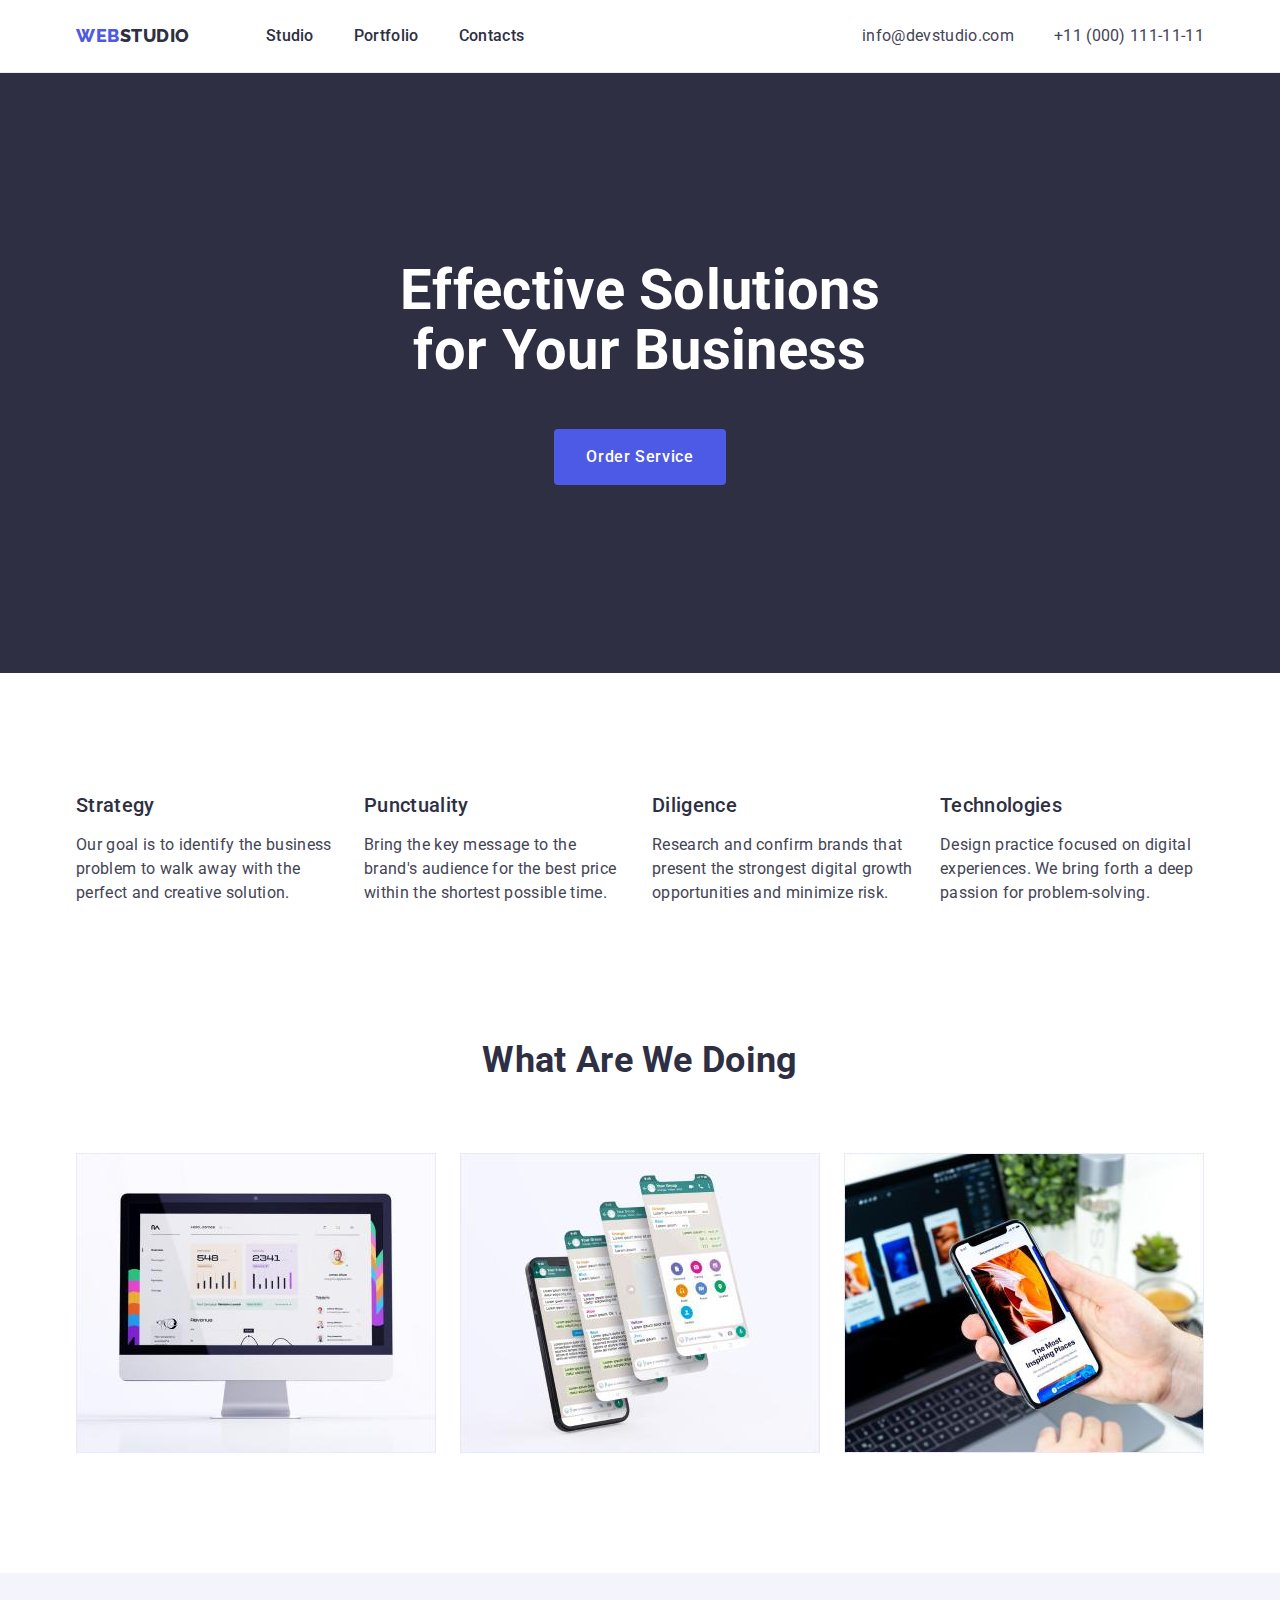
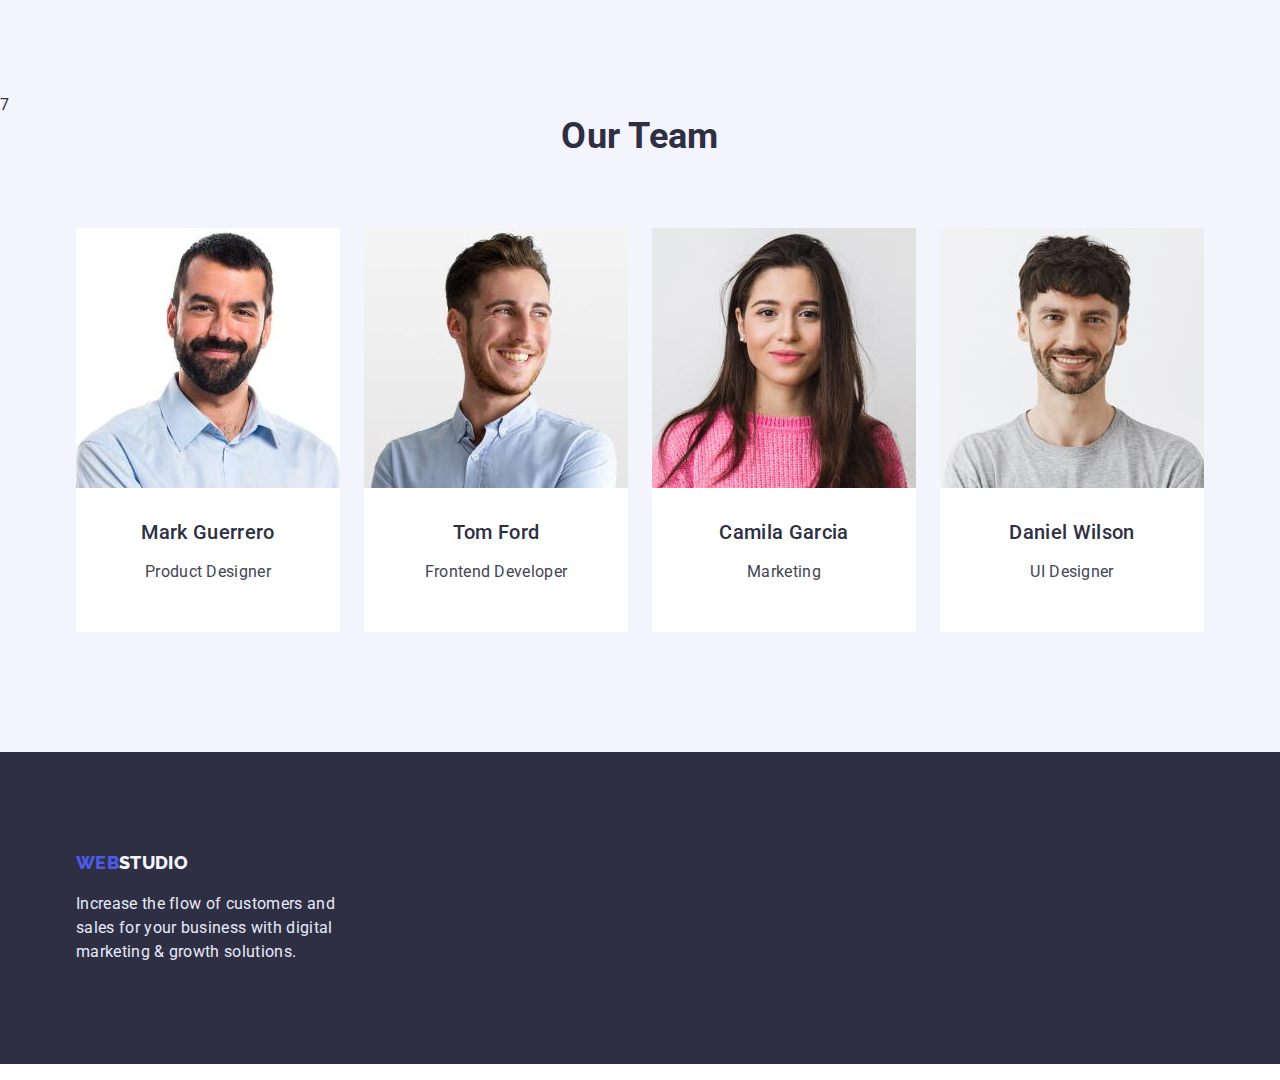
<file: index.html>
<!DOCTYPE html>
<html lang="en">
<head>
   
    <meta charset="UTF-8">
    <meta http-equiv="X-UA-Compatible" content="IE=edge">
    <meta name="viewport" content="width=device-width, initial-scale=1.0">
    <link rel="preconnect" href="https://fonts.googleapis.com">
    <link rel="preconnect" href="https://fonts.gstatic.com" crossorigin>
    <link href="https://fonts.googleapis.com/css2?family=Raleway:wght@800&family=Roboto:wght@400;500;700;900&display=swap" rel="stylesheet">
    <title>Document</title>
    <link rel="stylesheet" href="https://cdn.jsdelivr.net/npm/modern-normalize@1.1.0/modern-normalize.min.css">
    <link rel="stylesheet" href="./css/styles.css" >
</head>

<body>
    <!--Header1-->
<header class= "header-border">
    <div class="container page-header-container">
    
    <nav class="navigate">
        
    <a href="index.html" class="link logo">
    <span class="logo-text1">web</span><span class="logo-text2">studio</span>
    </a>
    
    <ul class="nav-list list">
        <li> <a href="index.html" class=" link menu-item">Studio</a></li>
        <li> <a href="portfolio.html" class="link menu-item">Portfolio</a></li>
        <li> <a href="" class="link menu-item">Contacts</a></li>  
   </ul>
    
    </nav>
    
    <ul class="site-contacts list">
        <li><a href=""  class="email link">info@devstudio.com</a></li>
        <li><a href="" class="telephone link">+11 (000) 111-11-11</a></li>
    </ul>


</div>
</header>


<main>
    <!--Section1-->

  <section class="hero-image ">
    
     <div class="container hero-section"><h1 class="hero-text"> Effective Solutions<br>for Your Business</h1>
   
      <button class="modal-button button" type="button">Order Service</button></div>
   

  </section>

<!--Section2-->

<section class="advantures-section section container">
   <h2 hidden>advantage-list</h2>

    <ul class="advantage-list list">
        <li>
            <h3 class="h3-title">Strategy</h3>
            <p class="subtitle-text">Our goal is to identify the business
                problem to walk away with the perfect and creative solution.</p>
        </li>
        <li>
            <h3 class="h3-title">Punctuality</h3>
            <p  class="subtitle-text">Bring the key message to the 
                brand's audience for the best price
                within the shortest possible time.</p>
        </li>

        <li>
            <h3 class="h3-title">Diligence</h3>
            <p  class="subtitle-text">Research and confirm brands that
                present the strongest digital growth
                opportunities and minimize risk.</p>
            
        </li>

        <li> 
        <h3 class="h3-title"> Technologies</h3>
        <p  class="subtitle-text"> Design practice focused on digital
            experiences. We bring forth a deep
            passion for problem-solving.</p>
        </li>
    </ul>
</section>



<!--Section3-->

    <section class="section container"> 
            <h2 class ="section3-title">What are we doing</h2>
            <ul class="section3-items list">
                <li><img class="section3-pictures" src="./images/rectangle.jpg" alt="computer" width="360">
                </li>
                <li><img class="section3-pictures" src="./images/phone.jpg" alt="phone" width="360">
                </li>
                <li><img class="section3-pictures" src="./images/phone2.jpg" alt="phone" width="360">
                </li>

        </ul>
    </section>


<!--Team description-->

    <section class="section-team section">7
        <div class="container">
          <h2 class="team-header">Our Team</h2>

          <ul class="member-items list">

            <li class="member-card">
                
            <img class="member-photo" src="./images/team1.jpg" alt="teammember" width="264">
            
            <div class="membercard-content-wrapper"><h3 class="member-title">Mark Guerrero</h3>
            <p class="member-description">Product Designer</p>
            </div>
                
            </li>

        
            <li class="member-card">
                
             <img class="member-photo" src="./images/team2.jpg" alt="teammember" width="264">
                
             <div class="membercard-content-wrapper"><h3 class="member-title">Tom Ford</h3>
            <p class="member-description">Frontend Developer</p>
            </div>
                </li>
        
            <li class="member-card">
                <img class="member-photo" src="./images/team3.jpg" alt="teammember" width="264">
                
                <div class="membercard-content-wrapper"><h3 class="member-title">Camila Garcia</h3>
                <p class="member-description">Marketing</p>
            </div>
            </li>

            <li class="member-card">
              <img class="member-photo" src="./images/team4.jpg" alt="teammember" width="264">
              
              <div class="membercard-content-wrapper"><h3 class="member-title">Daniel Wilson</h3>
              <p class="member-description">UI Designer</p>
            </div>
            </li>  
        </ul>
    </div>
    </section>


      
</main>

 <!--Footer-->
 <footer class="footer">
    <div class="container logo-footer">
        <a href="" class="link">
        <span class="logo-text1-footer">web</span><span class="logo-text2-footer">studio</span>
        </a>
        
            <p class="footer-text">
            Increase the flow of customers and sales for your business with digital marketing & growth solutions.  
            </p>  
    </div>
</footer>

    
</body>
</html>
</file>
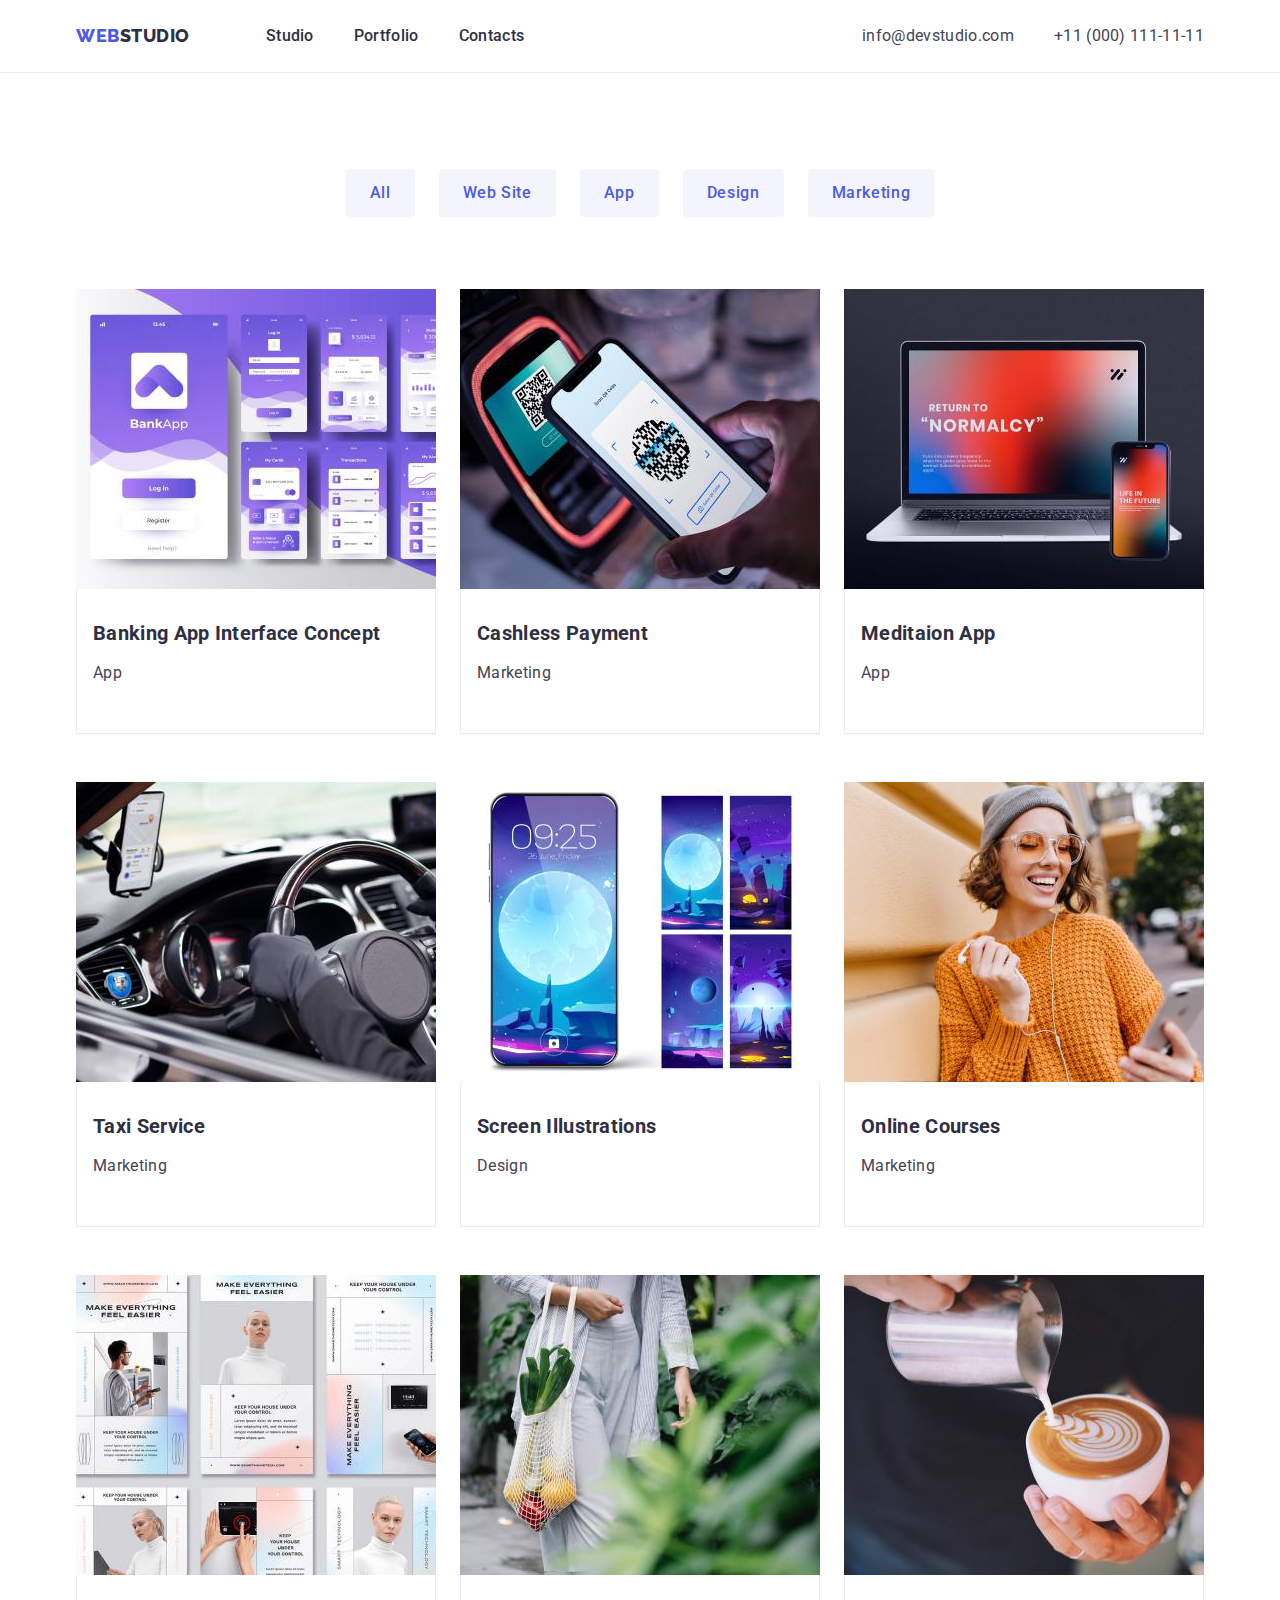
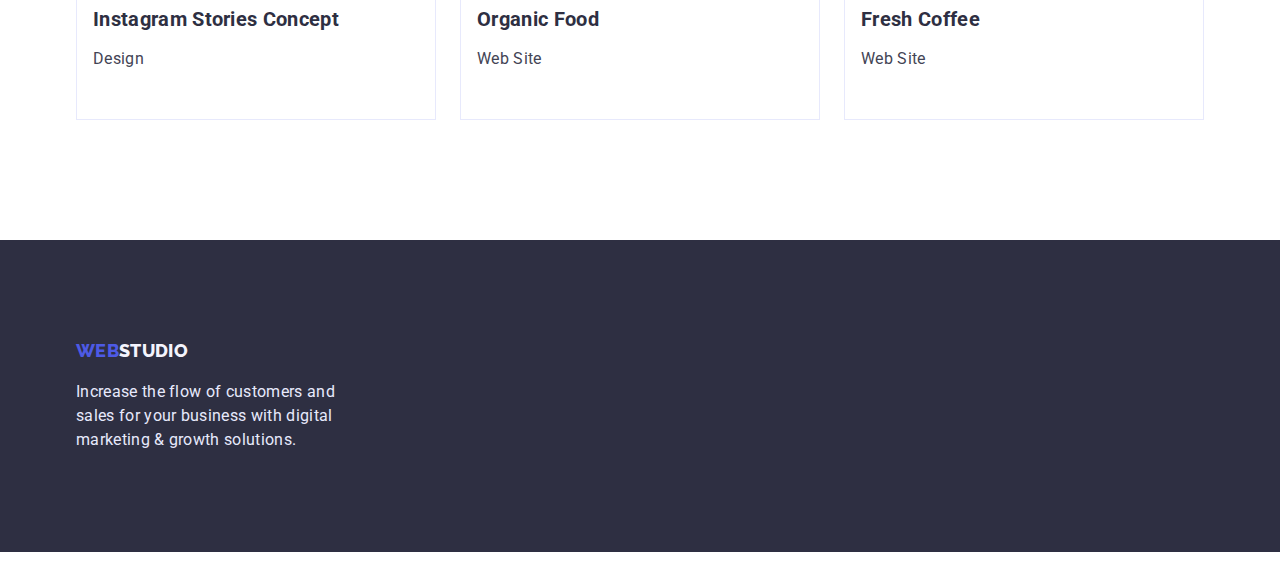
<file: portfolio.html>
<!DOCTYPE html>
<html lang="en">
<head>
   
    <meta charset="UTF-8">
    <meta http-equiv="X-UA-Compatible" content="IE=edge">
    <meta name="viewport" content="width=device-width, initial-scale=1.0">
    <link rel="preconnect" href="https://fonts.googleapis.com">
    <link rel="preconnect" href="https://fonts.gstatic.com" crossorigin>
    <link href="https://fonts.googleapis.com/css2?family=Raleway:wght@800&family=Roboto:wght@400;500;700;900&display=swap" rel="stylesheet">
    <title>Document</title>
    <link rel="stylesheet" href="https://cdn.jsdelivr.net/npm/modern-normalize@1.1.0/modern-normalize.min.css">
    <link rel="stylesheet" href="./css/styles.css" >
</head>

<body>
    <!--Header-->
    <header class= "header-border">
        <div class="container page-header-container">
        
        <nav class="navigate">
            
        <a href="index.html" class="link logo">
        <span class="logo-text1">web</span><span class="logo-text2">studio</span>
        </a>
        
        <ul class="nav-list list">
            <li> <a href="index.html" class=" link menu-item">Studio</a></li>
            <li> <a href="portfolio.html" class="link menu-item">Portfolio</a></li>
            <li> <a href="" class="link menu-item">Contacts</a></li>  
       </ul>
        
        </nav>
        
        <ul class="site-contacts list">
            <li><a href=""  class="email link">info@devstudio.com</a></li>
            <li><a href="" class="telephone link">+11 (000) 111-11-11</a></li>
        </ul>
    
    
    </div>
    </header>

<main>


<!--Portfolio page-->

<section class="portfolio-section">
    <h1 hidden>Portfolio</h1>


    <ul class="list buttons-position">
    <li>
        <button class="modal-btn-all button button-portfolio" type="button">All</button>
    </li>
    <li>
        <button class="modal-btn-website button button-portfolio" type="button">Web Site</button>
    </li>
    <li>
        <button class="modal-btn-app button button-portfolio" type="button">App</button>
    </li>
    <li>
        <button class="modal-btn-design button button-portfolio" type="button">Design</button>
    </li>
    <li>
        <button class="modal-btn-marketing button button-portfolio" type="button">Marketing</button>
    </li>
    </ul>

    <div class="container">
        <ul class="list portfolio-list">

            <li class="portfolio-card">
                <a href="" class="link"><img class="portfolio-picture" src="./images/bank-app.jpg" alt="banking-app" width="360">
                <div class="portfolio-card-wrapper"><h2 class="portfolio-header">Banking App Interface Concept</h2>
                <p class="portfolio-text">App</p></div></a>
            </li>

            <li class="portfolio-card">
                <a href="" class="link"><img class="portfolio-picture" src="./images/qr-code.jpg" alt="cashless-payment" width="360">
                <div class="portfolio-card-wrapper"><h2 class="portfolio-header">Cashless Payment</h2>
                <p class="portfolio-text">Marketing</p></div></a>
            </li>

            <li class="portfolio-card">

                <a href="" class="link"><img class="portfolio-picture" src="./images/computer.jpg" alt="app" width="360">
                <div class="portfolio-card-wrapper"><h2 class="portfolio-header">Meditaion App</h2>
                <p class="portfolio-text">App</p></div></a>
            </li>

            <li class="portfolio-card">
                <a href="" class="link"><img class="portfolio-picture" src="./images/car.jpg" alt="car" width="360">
                <div class="portfolio-card-wrapper"><h2 class="portfolio-header">Taxi Service</h2>
                <p class="portfolio-text">Marketing</p></div></a>
            </li>

            <li class="portfolio-card">
                <a href="" class="link"><img class="portfolio-picture" src= "./images/telephone.jpg" alt="Illustrations" width="360">
                <div class="portfolio-card-wrapper"><h2 class="portfolio-header">Screen Illustrations</h2>
                <p class="portfolio-text">Design</p></div></a>
            </li>

            <li class="portfolio-card">
                <a href="" class="link"><img class="portfolio-picture" src="./images/girl.jpg" alt="girl" width="360">
                <div class="portfolio-card-wrapper"><h2 class="portfolio-header">Online Courses</h2>
                <p class="portfolio-text">Marketing</p></div></a>

            <li class="portfolio-card">
                <a href="" class="link"><img class="portfolio-picture" src="./images/instagram-desktop.jpg" alt="instagram-desktop" width="360">
                <div class="portfolio-card-wrapper"><h2 class="portfolio-header">Instagram Stories Concept</h2>
                <p class="portfolio-text">Design</p></div></a>
            </li>

            <li class="portfolio-card">
                <a href="" class="link"><img class="portfolio-picture" src="./images/organic-food.jpg" alt="food" width="360">
                <div class="portfolio-card-wrapper"><h2 class="portfolio-header">Organic Food</h2>
                <p class="portfolio-text">Web Site</p></div></a>
            </li>

            <li class="portfolio-card">
                <a href="" class="link"><img class="portfolio-picture" src="./images/cofee.jpg" alt="drink" width="360">
                <div class="portfolio-card-wrapper"><h2 class="portfolio-header">Fresh Coffee</h2>
                <p class="portfolio-text">Web Site</p></div></a>
            </li>
         </ul>
        </div>

        </section>

      
</main>


 <!--Footer-->
 <footer class="footer">
    <div class="container logo-footer">
        <a href="" class="link">
        <span class="logo-text1-footer">web</span><span class="logo-text2-footer">studio</span>
        </a>
        
            <p class="footer-text">
            Increase the flow of customers and sales for your business with digital marketing & growth solutions.  
            </p>  
    </div>
</footer>

    
</body>
</html>
</file>
<file: css/styles.css>
:root  {
    --basic-text-colour: #2E2F42;
    --basic-font: 'Roboto',sans-serif;
    --secondary-font: 'Raleway', sans-serif;
    --colour-change: #404BBF;
}

h1,
h2,
h3,
h4
p {
    margin-top: 0;
    margin-bottom: 0;
}

ul,
ol {
    margin-top: 0;
    margin-bottom: 0;
    padding-left: 0;
}

img {
    display: block;
}


.list {
list-style: none;}


.link {
text-decoration: none ;}


body {
font-family: var(--basic-font);
color: #2E2F42;
font-size: 16px;
letter-spacing: 0.02em;
line-height: 1.5;
}

.container {
width: 1158px;
margin: 0 auto;
padding-right: 15px;
padding-left: 15px;
 }
    
.section {
 padding-top: 120px;
padding-bottom: 120px;}



.button {
font-family: var(--basic-font);
font-weight: 500;
cursor: pointer;
font-size: 16px;
line-height: 1.5;
letter-spacing: 0.04em;
border: none;
border-radius: 4px;
}



/*title-decor*/

.logo {
padding-right: 76px; 
}
    
.logo-text1 {

font-family: var(--secondary-font);
font-weight: 800;
font-size: 18px;
line-height: 1.3;
text-transform: uppercase;
letter-spacing: 0.03em;
color: #4D5AE5;
}

.logo-text2 {
font-family: var(--secondary-font);
font-weight: 800;
font-size: 18px;
line-height: 1.3;
letter-spacing: 0.03em;
text-transform: uppercase;
color: var(--basic-text-colour);
}

/*Header*/
.page-header-container {

display: flex;
align-items: center;
justify-content: space-between;
}

.header-border {
border-bottom: 1px solid #E7E9FC;
}

.navigate {
justify-content: space-between;
flex-direction: row;
align-items: flex-start;
padding: 0px;
display: flex;
text-align: center;
 }


.nav-list {
display: flex;
text-align: center;
align-items: center;
gap: 40px;
}


.menu-item {
font-weight: 500;
color: var(--basic-text-colour);}
.menu-item:focus,
.menu-item:hover {
color: var(--colour-change);   
}


.site-contacts {
display: flex;
text-align: center;
color: #434455;
padding-top: 24px;
padding-bottom: 24px ;
gap: 40px;
}

.telephone {
display: flex;
color:#434455;
}

.telephone:focus,
.telephone:hover {
color: var(--colour-change);      
}

.email {
display: flex;
color: #434455;}


.email:focus,
.email:hover {
color: var(--colour-change);
  
}

/*Section1*/

.hero-section {
padding-top: 188px;
padding-bottom: 188px; 
}
    

.hero-text { 
padding-bottom: 48px;
text-align: center;
font-weight: 700;
font-size: 56px;
line-height: 1.07;
color: #FFFFFF;   
}

.modal-button {
margin: 0 auto;
display: block; 
padding: 16px 32px;
font-family: var(--basic-font);
font-weight: 500;
background: #4D5AE5;
letter-spacing: 0.04em;
color: #FFFFFF;
}

.modal-button:hover,
.modal-button:focus {
background: #404BBF;
color: #FFFFFF;
}

.hero-image {

height: 600px;
left: 0px;
background: var(--basic-text-colour);
}




/*Section2*/

.advantures-section {
padding-bottom: 0;
}

.advantage-list {
display:flex;
justify-content: center;
gap: 24px;
}


.h3-title {
margin-bottom: 8px;
font-family: var(--basic-font);
font-weight: 500;
font-size: 20px;
line-height: 1.2;
color:var(--basic-text-colour);
}

.subtitle-text {
gap: 24px;
font-family: var(--basic-font);
color: #434455;
width: 264px;
height: 72px;
}

/*Section3*/

.section3-title {

text-align: center;
font-family: var(--basic-font);
font-weight: 700;
font-size: 36px;
line-height: 1.1;
text-transform: capitalize;
color: var(--basic-text-colour);
margin-bottom: 72px;
}

.section3-items {
justify-content: center;
align-items: center;
display: flex;
gap: 24px;
}

.section3-pictures { 
width: 360px;
height: 300px;

}

/*Team description*/

.section-team {
background: #F4F4FD;

}

.team-header {
margin-bottom: 72px;
text-align: center;
font-family: var(--basic-font);
font-weight: 700;
font-size: 36px;
line-height: 1.1;
color: var(--basic-text-colour);
}

.member-card {
flex-basis: calc((100%-72px)/4);

}

.member-items {
justify-content:space-between;
display: flex;
gap: 24px;
}


.member-photo {
width: 264px;
height: 260px;
}

.member-title {
margin-bottom: 8px;
text-align: center;
font-family: var(--basic-font);
font-weight: 500;
font-size: 20px;
line-height: 1.2;
color: var(--basic-text-colour);
}

.member-description {
text-align: center;
font-family: var(--basic-font);
color: #434455;
}

.membercard-content-wrapper {
padding-top: 32px;
padding-bottom: 32px;
background: #FFFFFF;
border-radius: 0px 0px 4px 4px;
border: 1px;
width: 264px;
}




/*Footer*/

.footer {

background: var(--basic-text-colour);
}

.logo-footer {
padding-top: 100px;
}


.logo-text1-footer {
font-family: var(--secondary-font);
font-weight: 800;
font-size: 18px;
line-height: 1.17;
color: #4D5AE5;
text-transform: uppercase;
}

.logo-text2-footer {
font-family: var(--secondary-font);
font-weight: 800;
font-size: 18px;
line-height: 1.17;
color: #F4F4FD;
text-transform: uppercase;
}


.footer-text {
margin-top: 16px;
width: 264px;
font-family: var(--basic-font);
color: #E7E9FC;
padding-bottom: 100px;
}

/*Portfolio.html*/


/*buttons*/

.buttons-position {
text-align: justify;
display: flex;
gap: 24px;
align-items: center;
justify-content: center;
margin-bottom: 72px;

}

.button-portfolio {
padding: 12px 24px;
}


.modal-btn-all {
Letter-spacing: 0.04em;
background: #F4F4FD;
color: #4D5AE5;
}
.modal-btn-all:hover,
.modal-btn-all:focus
{background-color: #404BBF;
color: #FFFFFF;}

.modal-btn-website {

letter-spacing: 0.04em;
background: #F4F4FD;
color: #4D5AE5;
}
.modal-btn-website:hover,
.modal-btn-website:focus
{background-color: #404BBF;
color: #FFFFFF;}


.modal-btn-app {

letter-spacing: 0.04em;
background: #F4F4FD;
color: #4D5AE5;
}
.modal-btn-app:hover,
.modal-btn-app:focus
{background-color: #404BBF;
color: #FFFFFF;}

.modal-btn-design {

background: #F4F4FD;
color: #4D5AE5;}
.modal-btn-design:hover,
.modal-btn-design:focus
{background-color: #404BBF;
color: #FFFFFF;}

.modal-btn-marketing {

background: #F4F4FD;
color: #4D5AE5;}
.modal-btn-marketing:hover,
.modal-btn-marketing:focus
{background-color: #404BBF;
color: #FFFFFF;}




/*Section*/

.portfolio-section {
padding-bottom: 120px;
padding-top: 96px;
}

.portfolio-card {
flex-basis: calc((100%-48px)/9);
}

.portfolio-card-wrapper {
padding-top: 32px;
padding-bottom: 32px;
padding-left: 16px;    
border: 1px solid #E7E9FC;;
border-top: none;

}

.portfolio-list {
justify-content: center;
display: flex;
flex-wrap: wrap;
box-sizing: border-box;
column-gap: 24px;
row-gap: 48px;
}

.portfolio-picture {
width: 360px;
height: 300px;
}

.portfolio-header {
margin-bottom: 8px;
font-family: var(--basic-font);
font-size: 20px;
line-height: 1.2;
color: var(--basic-text-colour)

}

.portfolio-text {
font-family: var(--basic-font);
color: #434455;
}
</file>
